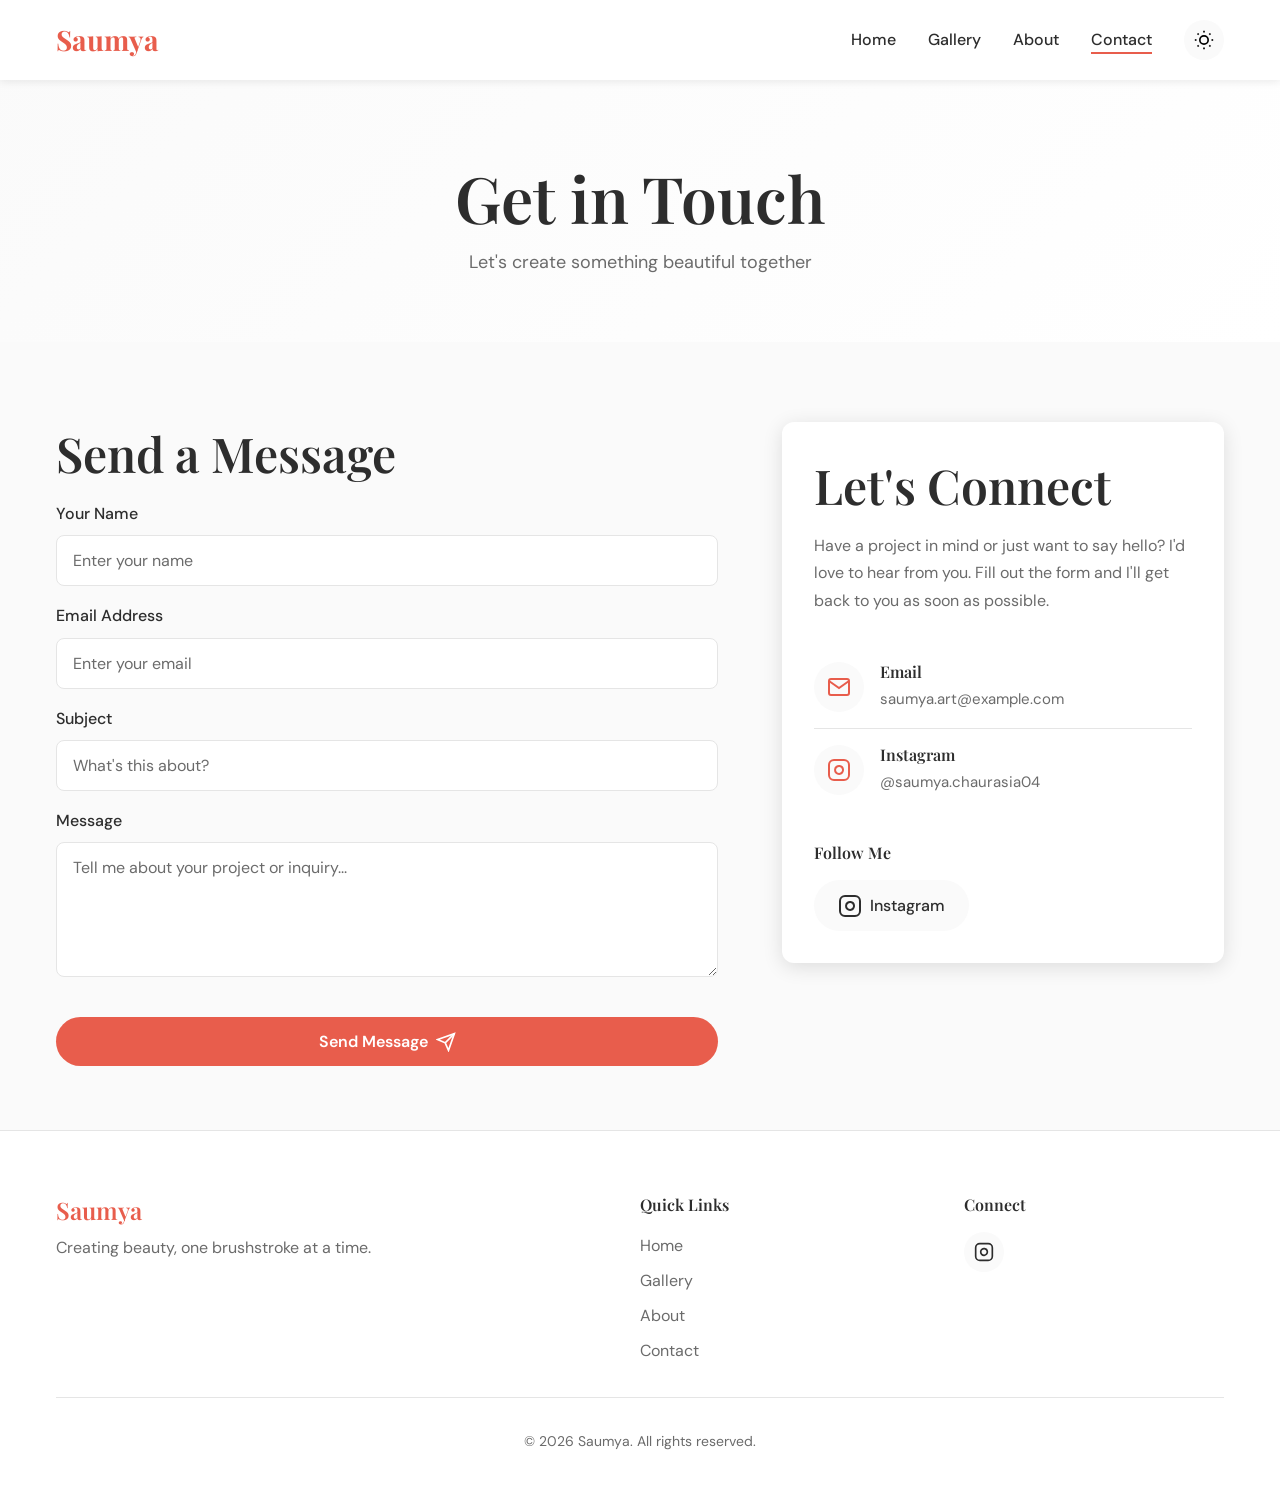
<file: contact.html>
<!DOCTYPE html>
<html lang="en">
<head>
    <meta charset="UTF-8">
    <meta name="viewport" content="width=device-width, initial-scale=1.0">
    <title>Contact | Saumya Art</title>
    <link rel="preconnect" href="https://fonts.googleapis.com">
    <link rel="preconnect" href="https://fonts.gstatic.com" crossorigin>
    <link href="https://fonts.googleapis.com/css2?family=Playfair+Display:wght@400;500;600;700&family=DM+Sans:wght@400;500;600;700&display=swap" rel="stylesheet">
    <link rel="stylesheet" href="css/style.css">
</head>
<body>
    <!-- Navigation -->
    <nav class="navbar">
        <div class="nav-container">
            <a href="index.html" class="logo">Saumya</a>
            <button class="mobile-menu-btn" aria-label="Toggle menu">
                <span></span>
                <span></span>
                <span></span>
            </button>
            <ul class="nav-links">
                <li><a href="index.html">Home</a></li>
                <li><a href="gallery.html">Gallery</a></li>
                <li><a href="about.html">About</a></li>
                <li><a href="contact.html" class="active">Contact</a></li>
                <li>
                    <button class="theme-toggle" aria-label="Toggle dark mode">
                        <svg class="sun-icon" xmlns="http://www.w3.org/2000/svg" width="20" height="20" viewBox="0 0 24 24" fill="none" stroke="currentColor" stroke-width="2">
                            <circle cx="12" cy="12" r="5"></circle>
                            <line x1="12" y1="1" x2="12" y2="3"></line>
                            <line x1="12" y1="21" x2="12" y2="23"></line>
                            <line x1="4.22" y1="4.22" x2="5.64" y2="5.64"></line>
                            <line x1="18.36" y1="18.36" x2="19.78" y2="19.78"></line>
                            <line x1="1" y1="12" x2="3" y2="12"></line>
                            <line x1="21" y1="12" x2="23" y2="12"></line>
                            <line x1="4.22" y1="19.78" x2="5.64" y2="18.36"></line>
                            <line x1="18.36" y1="5.64" x2="19.78" y2="4.22"></line>
                        </svg>
                        <svg class="moon-icon" xmlns="http://www.w3.org/2000/svg" width="20" height="20" viewBox="0 0 24 24" fill="none" stroke="currentColor" stroke-width="2">
                            <path d="M21 12.79A9 9 0 1 1 11.21 3 7 7 0 0 0 21 12.79z"></path>
                        </svg>
                    </button>
                </li>
            </ul>
        </div>
    </nav>

    <!-- Page Header -->
    <section class="page-header">
        <div class="container">
            <h1 class="fade-in">Get in Touch</h1>
            <p class="fade-in">Let's create something beautiful together</p>
        </div>
    </section>

    <!-- Contact Section -->
    <section class="contact-section">
        <div class="container">
            <div class="contact-grid">
                <!-- Contact Form -->
                <div class="contact-form-wrapper fade-in">
                    <h2>Send a Message</h2>
                    <form class="contact-form" id="contactForm">
                        <div class="form-group">
                            <label for="name">Your Name</label>
                            <input type="text" id="name" name="name" required placeholder="Enter your name">
                        </div>
                        <div class="form-group">
                            <label for="email">Email Address</label>
                            <input type="email" id="email" name="email" required placeholder="Enter your email">
                        </div>
                        <div class="form-group">
                            <label for="subject">Subject</label>
                            <input type="text" id="subject" name="subject" required placeholder="What's this about?">
                        </div>
                        <div class="form-group">
                            <label for="message">Message</label>
                            <textarea id="message" name="message" rows="5" required placeholder="Tell me about your project or inquiry..."></textarea>
                        </div>
                        <button type="submit" class="btn btn-primary">
                            <span>Send Message</span>
                            <svg xmlns="http://www.w3.org/2000/svg" width="20" height="20" viewBox="0 0 24 24" fill="none" stroke="currentColor" stroke-width="2">
                                <line x1="22" y1="2" x2="11" y2="13"></line>
                                <polygon points="22 2 15 22 11 13 2 9 22 2"></polygon>
                            </svg>
                        </button>
                    </form>
                </div>

                <!-- Contact Info -->
                <div class="contact-info-wrapper fade-in">
                    <div class="contact-info-card">
                        <h2>Let's Connect</h2>
                        <p>Have a project in mind or just want to say hello? I'd love to hear from you. Fill out the form and I'll get back to you as soon as possible.</p>
                        
                        <div class="contact-details">
                            <div class="contact-item">
                                <div class="contact-icon">
                                    <svg xmlns="http://www.w3.org/2000/svg" width="24" height="24" viewBox="0 0 24 24" fill="none" stroke="currentColor" stroke-width="2">
                                        <path d="M4 4h16c1.1 0 2 .9 2 2v12c0 1.1-.9 2-2 2H4c-1.1 0-2-.9-2-2V6c0-1.1.9-2 2-2z"></path>
                                        <polyline points="22,6 12,13 2,6"></polyline>
                                    </svg>
                                </div>
                                <div class="contact-text">
                                    <h3>Email</h3>
                                    <p>saumya.art@example.com</p>
                                </div>
                            </div>
                            <div class="contact-item">
                                <div class="contact-icon">
                                    <svg xmlns="http://www.w3.org/2000/svg" width="24" height="24" viewBox="0 0 24 24" fill="none" stroke="currentColor" stroke-width="2">
                                        <rect x="2" y="2" width="20" height="20" rx="5" ry="5"></rect>
                                        <path d="M16 11.37A4 4 0 1 1 12.63 8 4 4 0 0 1 16 11.37z"></path>
                                        <line x1="17.5" y1="6.5" x2="17.51" y2="6.5"></line>
                                    </svg>
                                </div>
                                <div class="contact-text">
                                    <h3>Instagram</h3>
                                    <p>@saumya.chaurasia04</p>
                                </div>
                            </div>
                        </div>

                        <div class="social-links">
                            <h3>Follow Me</h3>
                            <div class="social-icons-large">
                                <a href="https://instagram.com/saumya.chaurasia04" target="_blank" class="social-link">
                                    <svg xmlns="http://www.w3.org/2000/svg" width="24" height="24" viewBox="0 0 24 24" fill="none" stroke="currentColor" stroke-width="2">
                                        <rect x="2" y="2" width="20" height="20" rx="5" ry="5"></rect>
                                        <path d="M16 11.37A4 4 0 1 1 12.63 8 4 4 0 0 1 16 11.37z"></path>
                                        <line x1="17.5" y1="6.5" x2="17.51" y2="6.5"></line>
                                    </svg>
                                    <span>Instagram</span>
                                </a>
                            </div>
                        </div>
                    </div>
                </div>
            </div>
        </div>
    </section>

    <!-- Footer -->
    <footer class="footer">
        <div class="container">
            <div class="footer-content">
                <div class="footer-brand">
                    <h3>Saumya</h3>
                    <p>Creating beauty, one brushstroke at a time.</p>
                </div>
                <div class="footer-links">
                    <h4>Quick Links</h4>
                    <ul>
                        <li><a href="index.html">Home</a></li>
                        <li><a href="gallery.html">Gallery</a></li>
                        <li><a href="about.html">About</a></li>
                        <li><a href="contact.html">Contact</a></li>
                    </ul>
                </div>
                <div class="footer-social">
                    <h4>Connect</h4>
                    <div class="social-icons">
                        <a href="https://instagram.com/saumya.chaurasia04" target="_blank" aria-label="Instagram">
                            <svg xmlns="http://www.w3.org/2000/svg" width="20" height="20" viewBox="0 0 24 24" fill="none" stroke="currentColor" stroke-width="2">
                                <rect x="2" y="2" width="20" height="20" rx="5" ry="5"></rect>
                                <path d="M16 11.37A4 4 0 1 1 12.63 8 4 4 0 0 1 16 11.37z"></path>
                                <line x1="17.5" y1="6.5" x2="17.51" y2="6.5"></line>
                            </svg>
                        </a>
                    </div>
                </div>
            </div>
            <div class="footer-bottom">
                <p>&copy; 2026 Saumya. All rights reserved.</p>
            </div>
        </div>
    </footer>

    <script src="js/main.js"></script>
</body>
</html>
</file>
<file: css/style.css>
/* ========================================
   Saumya Art Portfolio - Stylesheet
   ======================================== */

/* CSS Variables - Light Theme */
:root {
    /* Colors */
    --color-primary: #E85D4C;
    --color-primary-hover: #d44d3c;
    --color-background: #FAFAFA;
    --color-surface: #FFFFFF;
    --color-text: #2D2D2D;
    --color-text-secondary: #6B6B6B;
    --color-border: #E5E5E5;
    
    /* Typography */
    --font-heading: 'Playfair Display', Georgia, serif;
    --font-body: 'DM Sans', -apple-system, sans-serif;
    
    /* Spacing */
    --spacing-xs: 0.5rem;
    --spacing-sm: 1rem;
    --spacing-md: 2rem;
    --spacing-lg: 4rem;
    --spacing-xl: 6rem;
    
    /* Transitions */
    --transition-fast: 0.2s ease;
    --transition-normal: 0.3s ease;
    --transition-slow: 0.5s ease;
    
    /* Shadows */
    --shadow-sm: 0 2px 8px rgba(0, 0, 0, 0.08);
    --shadow-md: 0 4px 20px rgba(0, 0, 0, 0.12);
    --shadow-lg: 0 8px 40px rgba(0, 0, 0, 0.16);
}

/* CSS Variables - Dark Theme */
[data-theme="dark"] {
    --color-background: #1A1A1A;
    --color-surface: #252525;
    --color-text: #F5F5F5;
    --color-text-secondary: #A0A0A0;
    --color-border: #3A3A3A;
    --shadow-sm: 0 2px 8px rgba(0, 0, 0, 0.3);
    --shadow-md: 0 4px 20px rgba(0, 0, 0, 0.4);
    --shadow-lg: 0 8px 40px rgba(0, 0, 0, 0.5);
}

/* ========================================
   Reset & Base Styles
   ======================================== */
*, *::before, *::after {
    box-sizing: border-box;
    margin: 0;
    padding: 0;
}

html {
    scroll-behavior: smooth;
}

body {
    font-family: var(--font-body);
    font-size: 16px;
    line-height: 1.7;
    color: var(--color-text);
    background-color: var(--color-background);
    transition: background-color var(--transition-normal), color var(--transition-normal);
    overflow-x: hidden;
}

img {
    max-width: 100%;
    height: auto;
    display: block;
}

a {
    text-decoration: none;
    color: inherit;
    transition: color var(--transition-fast);
}

ul {
    list-style: none;
}

button {
    border: none;
    background: none;
    cursor: pointer;
    font-family: inherit;
}

.container {
    max-width: 1200px;
    margin: 0 auto;
    padding: 0 var(--spacing-sm);
}

/* ========================================
   Typography
   ======================================== */
h1, h2, h3, h4, h5, h6 {
    font-family: var(--font-heading);
    font-weight: 600;
    line-height: 1.3;
}

h1 { font-size: clamp(2.5rem, 5vw, 4rem); }
h2 { font-size: clamp(2rem, 4vw, 3rem); }
h3 { font-size: clamp(1.25rem, 2vw, 1.5rem); }

/* ========================================
   Buttons
   ======================================== */
.btn {
    display: inline-flex;
    align-items: center;
    justify-content: center;
    gap: 0.5rem;
    padding: 0.875rem 2rem;
    font-size: 1rem;
    font-weight: 600;
    border-radius: 50px;
    transition: all var(--transition-normal);
    cursor: pointer;
}

.btn-primary {
    background-color: var(--color-primary);
    color: white;
}

.btn-primary:hover {
    background-color: var(--color-primary-hover);
    transform: translateY(-2px);
    box-shadow: var(--shadow-md);
}

.btn-secondary {
    background-color: transparent;
    color: var(--color-text);
    border: 2px solid var(--color-border);
}

.btn-secondary:hover {
    border-color: var(--color-primary);
    color: var(--color-primary);
}

/* ========================================
   Navigation
   ======================================== */
.navbar {
    position: fixed;
    top: 0;
    left: 0;
    right: 0;
    z-index: 1000;
    background-color: var(--color-surface);
    box-shadow: var(--shadow-sm);
    transition: all var(--transition-normal);
}

.nav-container {
    max-width: 1200px;
    margin: 0 auto;
    padding: 1rem var(--spacing-sm);
    display: flex;
    align-items: center;
    justify-content: space-between;
}

.logo {
    font-family: var(--font-heading);
    font-size: 1.75rem;
    font-weight: 700;
    color: var(--color-primary);
}

.nav-links {
    display: flex;
    align-items: center;
    gap: 2rem;
}

.nav-links a {
    font-weight: 500;
    position: relative;
}

.nav-links a::after {
    content: '';
    position: absolute;
    bottom: -4px;
    left: 0;
    width: 0;
    height: 2px;
    background-color: var(--color-primary);
    transition: width var(--transition-normal);
}

.nav-links a:hover::after,
.nav-links a.active::after {
    width: 100%;
}

/* Theme Toggle */
.theme-toggle {
    display: flex;
    align-items: center;
    justify-content: center;
    width: 40px;
    height: 40px;
    border-radius: 50%;
    background-color: var(--color-background);
    transition: all var(--transition-normal);
}

.theme-toggle:hover {
    background-color: var(--color-border);
}

.theme-toggle .sun-icon {
    display: block;
}

.theme-toggle .moon-icon {
    display: none;
}

[data-theme="dark"] .theme-toggle .sun-icon {
    display: none;
}

[data-theme="dark"] .theme-toggle .moon-icon {
    display: block;
}

/* Mobile Menu Button */
.mobile-menu-btn {
    display: none;
    flex-direction: column;
    gap: 5px;
    padding: 5px;
}

.mobile-menu-btn span {
    width: 25px;
    height: 2px;
    background-color: var(--color-text);
    transition: all var(--transition-normal);
}

/* ========================================
   Hero Section
   ======================================== */
.hero {
    min-height: 100vh;
    display: flex;
    flex-direction: column;
    align-items: center;
    justify-content: center;
    text-align: center;
    padding: var(--spacing-xl) var(--spacing-sm);
    position: relative;
    background: linear-gradient(135deg, var(--color-background) 0%, var(--color-surface) 100%);
}

.hero-content {
    max-width: 800px;
}

.hero-title {
    margin-bottom: var(--spacing-sm);
    color: var(--color-text);
}

.hero-subtitle {
    font-size: 1.25rem;
    color: var(--color-text-secondary);
    margin-bottom: var(--spacing-md);
}

.hero .btn {
    margin-top: var(--spacing-sm);
}

.hero-scroll {
    position: absolute;
    bottom: var(--spacing-md);
    display: flex;
    flex-direction: column;
    align-items: center;
    gap: 0.5rem;
    color: var(--color-text-secondary);
    font-size: 0.875rem;
    letter-spacing: 2px;
    text-transform: uppercase;
}

.scroll-line {
    width: 1px;
    height: 40px;
    background: linear-gradient(to bottom, var(--color-primary), transparent);
    animation: scrollPulse 2s ease-in-out infinite;
}

@keyframes scrollPulse {
    0%, 100% { opacity: 1; transform: scaleY(1); }
    50% { opacity: 0.5; transform: scaleY(0.8); }
}

/* ========================================
   Page Header
   ======================================== */
.page-header {
    padding: calc(var(--spacing-xl) + 60px) var(--spacing-sm) var(--spacing-lg);
    text-align: center;
    background: linear-gradient(135deg, var(--color-background) 0%, var(--color-surface) 100%);
}

.page-header h1 {
    margin-bottom: var(--spacing-xs);
}

.page-header p {
    color: var(--color-text-secondary);
    font-size: 1.125rem;
}

/* ========================================
   Section Styles
   ======================================== */
section {
    padding: var(--spacing-lg) 0;
}

.section-title {
    text-align: center;
    margin-bottom: var(--spacing-xs);
}

.section-subtitle {
    text-align: center;
    color: var(--color-text-secondary);
    margin-bottom: var(--spacing-md);
}

.section-cta {
    text-align: center;
    margin-top: var(--spacing-md);
}

/* ========================================
   Featured Works
   ======================================== */
.featured-works {
    background-color: var(--color-surface);
}

.featured-grid {
    display: grid;
    grid-template-columns: repeat(auto-fit, minmax(300px, 1fr));
    gap: var(--spacing-sm);
}

.featured-item {
    position: relative;
    overflow: hidden;
    border-radius: 12px;
    aspect-ratio: 3/4;
    cursor: pointer;
}

.featured-item img {
    width: 100%;
    height: 100%;
    object-fit: cover;
    transition: transform var(--transition-slow);
}

.featured-item:hover img {
    transform: scale(1.1);
}

.featured-overlay {
    position: absolute;
    bottom: 0;
    left: 0;
    right: 0;
    padding: var(--spacing-md);
    background: linear-gradient(to top, rgba(0, 0, 0, 0.8), transparent);
    color: white;
    transform: translateY(100%);
    transition: transform var(--transition-normal);
}

.featured-item:hover .featured-overlay {
    transform: translateY(0);
}

.featured-overlay h3 {
    font-size: 1.25rem;
    margin-bottom: 0.25rem;
}

.featured-overlay p {
    font-size: 0.875rem;
    opacity: 0.8;
}

/* ========================================
   Latest Works
   ======================================== */
.latest-grid {
    display: grid;
    grid-template-columns: repeat(4, 1fr);
    gap: var(--spacing-sm);
}

.latest-item {
    overflow: hidden;
    border-radius: 12px;
    aspect-ratio: 4/5;
}

.latest-item img {
    width: 100%;
    height: 100%;
    object-fit: cover;
    transition: transform var(--transition-normal);
}

.latest-item:hover img {
    transform: scale(1.05);
}

/* ========================================
   Instagram Section
   ======================================== */
.instagram-section {
    background-color: var(--color-primary);
    color: white;
    text-align: center;
}

.instagram-section .section-title,
.instagram-section .section-subtitle {
    color: white;
}

.instagram-section .btn {
    background-color: white;
    color: var(--color-primary);
}

.instagram-section .btn:hover {
    background-color: var(--color-background);
}

/* ========================================
   Gallery Page
   ======================================== */
.gallery-section {
    padding-top: 80px;
}

.gallery-filters {
    display: flex;
    justify-content: center;
    flex-wrap: wrap;
    gap: 0.75rem;
    margin-bottom: var(--spacing-md);
}

.filter-btn {
    padding: 0.625rem 1.5rem;
    font-size: 0.9375rem;
    font-weight: 500;
    border-radius: 50px;
    background-color: var(--color-surface);
    border: 1px solid var(--color-border);
    color: var(--color-text-secondary);
    transition: all var(--transition-normal);
}

.filter-btn:hover,
.filter-btn.active {
    background-color: var(--color-primary);
    border-color: var(--color-primary);
    color: white;
}

.gallery-grid {
    display: grid;
    grid-template-columns: repeat(auto-fill, minmax(280px, 1fr));
    gap: var(--spacing-sm);
}

.gallery-item {
    position: relative;
    overflow: hidden;
    border-radius: 12px;
    cursor: pointer;
    transition: opacity var(--transition-normal);
}

.gallery-item.hidden {
    display: none;
}

.gallery-item img {
    width: 100%;
    height: auto;
    display: block;
    transition: transform var(--transition-slow);
}

.gallery-item:hover img {
    transform: scale(1.05);
}

.gallery-overlay {
    position: absolute;
    inset: 0;
    background: linear-gradient(to top, rgba(0, 0, 0, 0.7) 0%, transparent 50%);
    display: flex;
    flex-direction: column;
    justify-content: flex-end;
    padding: var(--spacing-sm);
    color: white;
    opacity: 0;
    transition: opacity var(--transition-normal);
}

.gallery-item:hover .gallery-overlay {
    opacity: 1;
}

.gallery-overlay h3 {
    font-size: 1.125rem;
    margin-bottom: 0.25rem;
}

.gallery-overlay p {
    font-size: 0.875rem;
    opacity: 0.8;
}

/* ========================================
   Lightbox
   ======================================== */
.lightbox {
    position: fixed;
    inset: 0;
    z-index: 2000;
    background-color: rgba(0, 0, 0, 0.95);
    display: flex;
    align-items: center;
    justify-content: center;
    opacity: 0;
    visibility: hidden;
    transition: all var(--transition-normal);
}

.lightbox.active {
    opacity: 1;
    visibility: visible;
}

.lightbox-img {
    max-width: 90%;
    max-height: 90vh;
    object-fit: contain;
    border-radius: 4px;
}

.lightbox-close {
    position: absolute;
    top: 1rem;
    right: 1rem;
    width: 50px;
    height: 50px;
    font-size: 2rem;
    color: white;
    display: flex;
    align-items: center;
    justify-content: center;
    transition: transform var(--transition-fast);
}

.lightbox-close:hover {
    transform: rotate(90deg);
}

.lightbox-prev,
.lightbox-next {
    position: absolute;
    top: 50%;
    transform: translateY(-50%);
    width: 50px;
    height: 50px;
    font-size: 1.5rem;
    color: white;
    display: flex;
    align-items: center;
    justify-content: center;
    transition: all var(--transition-fast);
}

.lightbox-prev {
    left: 1rem;
}

.lightbox-next {
    right: 1rem;
}

.lightbox-prev:hover,
.lightbox-next:hover {
    color: var(--color-primary);
}

/* ========================================
   About Page
   ======================================== */
.about-section {
    padding-top: 80px;
}

.about-content {
    display: grid;
    grid-template-columns: 1fr 1.5fr;
    gap: var(--spacing-lg);
    align-items: center;
}

.about-image img {
    border-radius: 12px;
    box-shadow: var(--shadow-lg);
}

.about-text h2 {
    margin-bottom: var(--spacing-sm);
}

.about-text .lead {
    font-size: 1.25rem;
    color: var(--color-primary);
    margin-bottom: var(--spacing-sm);
}

.about-text p {
    margin-bottom: var(--spacing-sm);
    color: var(--color-text-secondary);
}

.about-signature {
    margin-top: var(--spacing-md);
    font-family: var(--font-heading);
    font-size: 1.5rem;
    font-style: italic;
    color: var(--color-text);
}

/* Timeline */
.timeline {
    position: relative;
    max-width: 800px;
    margin: 0 auto;
}

.timeline::before {
    content: '';
    position: absolute;
    left: 50%;
    transform: translateX(-50%);
    width: 2px;
    height: 100%;
    background-color: var(--color-border);
}

.timeline-item {
    position: relative;
    padding: var(--spacing-sm) 0;
    width: 50%;
}

.timeline-item:nth-child(odd) {
    padding-right: var(--spacing-md);
    text-align: right;
}

.timeline-item:nth-child(even) {
    padding-left: var(--spacing-md);
    margin-left: 50%;
}

.timeline-dot {
    position: absolute;
    top: calc(var(--spacing-sm) + 10px);
    width: 16px;
    height: 16px;
    background-color: var(--color-primary);
    border-radius: 50%;
    border: 3px solid var(--color-background);
}

.timeline-item:nth-child(odd) .timeline-dot {
    right: -8px;
}

.timeline-item:nth-child(even) .timeline-dot {
    left: -8px;
}

.timeline-date {
    display: inline-block;
    padding: 0.25rem 0.75rem;
    background-color: var(--color-primary);
    color: white;
    font-size: 0.875rem;
    font-weight: 600;
    border-radius: 20px;
    margin-bottom: 0.5rem;
}

.timeline-content h3 {
    margin-bottom: 0.5rem;
}

.timeline-content p {
    color: var(--color-text-secondary);
}

/* Skills */
.skills-grid {
    display: grid;
    grid-template-columns: repeat(auto-fit, minmax(220px, 1fr));
    gap: var(--spacing-sm);
}

.skill-card {
    background-color: var(--color-surface);
    padding: var(--spacing-md);
    border-radius: 12px;
    text-align: center;
    box-shadow: var(--shadow-sm);
    transition: all var(--transition-normal);
}

.skill-card:hover {
    transform: translateY(-5px);
    box-shadow: var(--shadow-md);
}

.skill-icon {
    display: inline-flex;
    align-items: center;
    justify-content: center;
    width: 70px;
    height: 70px;
    background-color: var(--color-background);
    border-radius: 50%;
    margin-bottom: var(--spacing-sm);
    color: var(--color-primary);
}

.skill-card h3 {
    margin-bottom: 0.5rem;
}

.skill-card p {
    color: var(--color-text-secondary);
    font-size: 0.9375rem;
}

/* ========================================
   Contact Page
   ======================================== */
.contact-section {
    padding-top: 80px;
    padding-bottom: var(--spacing-lg);
}

.contact-grid {
    display: grid;
    grid-template-columns: 1.5fr 1fr;
    gap: var(--spacing-lg);
}

.contact-form-wrapper h2,
.contact-info-card h2 {
    margin-bottom: var(--spacing-sm);
}

.contact-form-wrapper p {
    color: var(--color-text-secondary);
    margin-bottom: var(--spacing-md);
}

.form-group {
    margin-bottom: var(--spacing-sm);
}

.form-group label {
    display: block;
    margin-bottom: 0.5rem;
    font-weight: 500;
}

.form-group input,
.form-group textarea {
    width: 100%;
    padding: 0.875rem 1rem;
    font-size: 1rem;
    font-family: inherit;
    background-color: var(--color-surface);
    border: 1px solid var(--color-border);
    border-radius: 8px;
    color: var(--color-text);
    transition: all var(--transition-fast);
}

.form-group input:focus,
.form-group textarea:focus {
    outline: none;
    border-color: var(--color-primary);
    box-shadow: 0 0 0 3px rgba(232, 93, 76, 0.1);
}

.form-group input::placeholder,
.form-group textarea::placeholder {
    color: var(--color-text-secondary);
}

.contact-form .btn {
    width: 100%;
    margin-top: var(--spacing-sm);
}

/* Contact Info */
.contact-info-card {
    background-color: var(--color-surface);
    padding: var(--spacing-md);
    border-radius: 12px;
    box-shadow: var(--shadow-md);
}

.contact-info-card > p {
    color: var(--color-text-secondary);
    margin-bottom: var(--spacing-md);
}

.contact-details {
    margin-bottom: var(--spacing-md);
}

.contact-item {
    display: flex;
    align-items: center;
    gap: 1rem;
    padding: 1rem 0;
    border-bottom: 1px solid var(--color-border);
}

.contact-item:last-child {
    border-bottom: none;
}

.contact-icon {
    display: flex;
    align-items: center;
    justify-content: center;
    width: 50px;
    height: 50px;
    background-color: var(--color-background);
    border-radius: 50%;
    color: var(--color-primary);
}

.contact-text h3 {
    font-size: 1rem;
    margin-bottom: 0.25rem;
}

.contact-text p {
    color: var(--color-text-secondary);
    font-size: 0.9375rem;
}

.social-links h3 {
    font-size: 1rem;
    margin-bottom: 1rem;
}

.social-icons-large {
    display: flex;
    gap: 1rem;
}

.social-link {
    display: flex;
    align-items: center;
    gap: 0.5rem;
    padding: 0.75rem 1.5rem;
    background-color: var(--color-background);
    border-radius: 50px;
    font-weight: 500;
    transition: all var(--transition-normal);
}

.social-link:hover {
    background-color: var(--color-primary);
    color: white;
}

/* ========================================
   Footer
   ======================================== */
.footer {
    background-color: var(--color-surface);
    padding: var(--spacing-lg) 0 var(--spacing-md);
    border-top: 1px solid var(--color-border);
}

.footer-content {
    display: grid;
    grid-template-columns: 2fr 1fr 1fr;
    gap: var(--spacing-lg);
    margin-bottom: var(--spacing-md);
}

.footer-brand h3 {
    font-size: 1.5rem;
    color: var(--color-primary);
    margin-bottom: 0.5rem;
}

.footer-brand p {
    color: var(--color-text-secondary);
}

.footer-links h4,
.footer-social h4 {
    font-size: 1rem;
    margin-bottom: 1rem;
}

.footer-links ul {
    display: flex;
    flex-direction: column;
    gap: 0.5rem;
}

.footer-links a {
    color: var(--color-text-secondary);
    transition: color var(--transition-fast);
}

.footer-links a:hover {
    color: var(--color-primary);
}

.social-icons {
    display: flex;
    gap: 1rem;
}

.social-icons a {
    display: flex;
    align-items: center;
    justify-content: center;
    width: 40px;
    height: 40px;
    background-color: var(--color-background);
    border-radius: 50%;
    color: var(--color-text);
    transition: all var(--transition-normal);
}

.social-icons a:hover {
    background-color: var(--color-primary);
    color: white;
}

.footer-bottom {
    padding-top: var(--spacing-md);
    border-top: 1px solid var(--color-border);
    text-align: center;
    color: var(--color-text-secondary);
    font-size: 0.875rem;
}

/* ========================================
   Animations
   ======================================== */
.fade-in {
    opacity: 0;
    transform: translateY(30px);
    transition: opacity var(--transition-slow), transform var(--transition-slow);
}

.fade-in.visible {
    opacity: 1;
    transform: translateY(0);
}

/* Staggered animation delays */
.featured-item:nth-child(1) { transition-delay: 0.1s; }
.featured-item:nth-child(2) { transition-delay: 0.15s; }
.featured-item:nth-child(3) { transition-delay: 0.2s; }
.featured-item:nth-child(4) { transition-delay: 0.25s; }
.featured-item:nth-child(5) { transition-delay: 0.3s; }
.featured-item:nth-child(6) { transition-delay: 0.35s; }

.latest-item:nth-child(1) { transition-delay: 0.1s; }
.latest-item:nth-child(2) { transition-delay: 0.15s; }
.latest-item:nth-child(3) { transition-delay: 0.2s; }
.latest-item:nth-child(4) { transition-delay: 0.25s; }

/* ========================================
   Responsive Design
   ======================================== */
@media (max-width: 992px) {
    .about-content {
        grid-template-columns: 1fr;
    }
    
    .about-image {
        max-width: 400px;
        margin: 0 auto;
    }
    
    .contact-grid {
        grid-template-columns: 1fr;
    }
    
    .footer-content {
        grid-template-columns: 1fr 1fr;
    }
    
    .footer-brand {
        grid-column: span 2;
    }
}

@media (max-width: 768px) {
    .mobile-menu-btn {
        display: flex;
    }
    
    .nav-links {
        position: fixed;
        top: 70px;
        left: 0;
        right: 0;
        background-color: var(--color-surface);
        flex-direction: column;
        padding: var(--spacing-md);
        box-shadow: var(--shadow-md);
        transform: translateY(-150%);
        transition: transform var(--transition-normal);
    }
    
    .nav-links.active {
        transform: translateY(0);
    }
    
    .latest-grid {
        grid-template-columns: repeat(2, 1fr);
    }
    
    .timeline::before {
        left: 8px;
    }
    
    .timeline-item {
        width: 100%;
        padding-left: 40px !important;
        padding-right: 0 !important;
        margin-left: 0 !important;
        text-align: left !important;
    }
    
    .timeline-dot {
        left: 0 !important;
        right: auto !important;
    }
    
    .footer-content {
        grid-template-columns: 1fr;
    }
    
    .footer-brand {
        grid-column: auto;
    }
}

@media (max-width: 480px) {
    .featured-grid {
        grid-template-columns: 1fr;
    }
    
    .latest-grid {
        grid-template-columns: 1fr;
    }
    
    .gallery-filters {
        gap: 0.5rem;
    }
    
    .filter-btn {
        padding: 0.5rem 1rem;
        font-size: 0.875rem;
    }
    
    .contact-form-wrapper,
    .contact-info-card {
        padding: var(--spacing-sm);
    }
}
</file>
